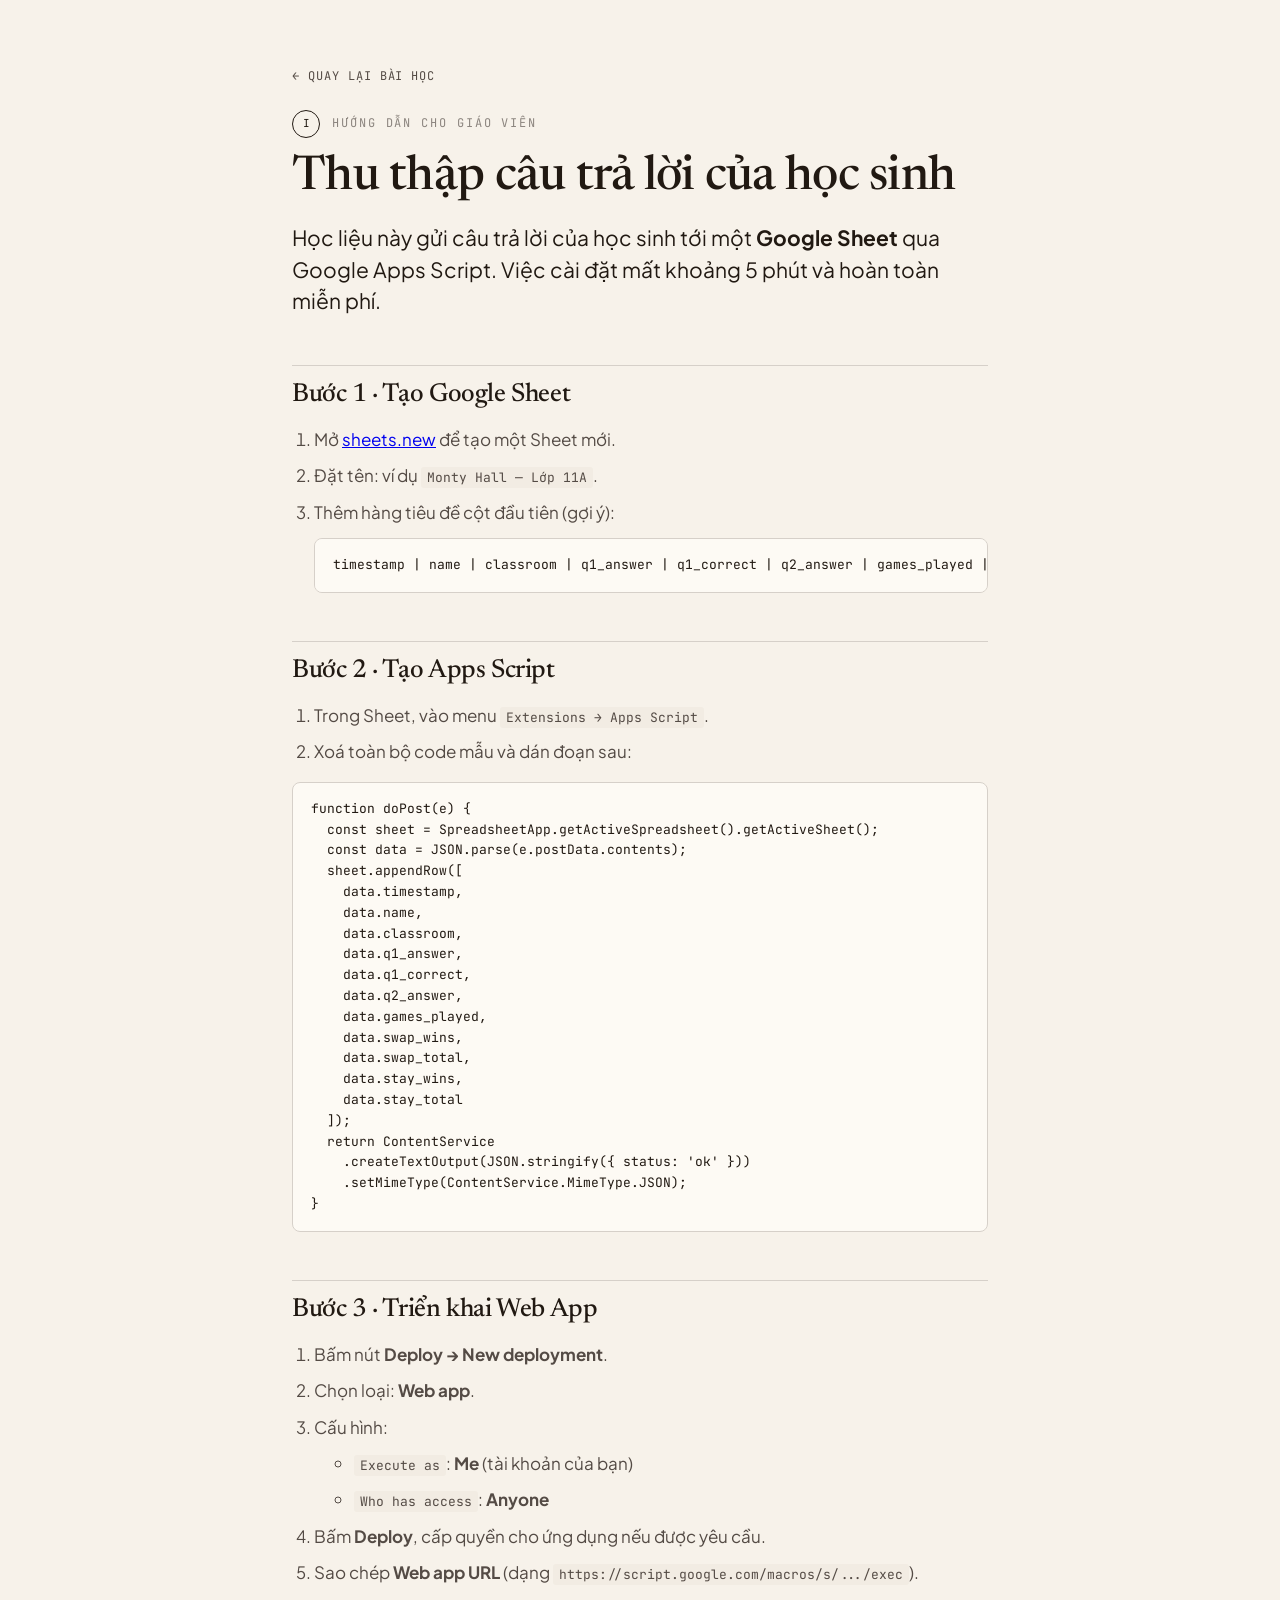
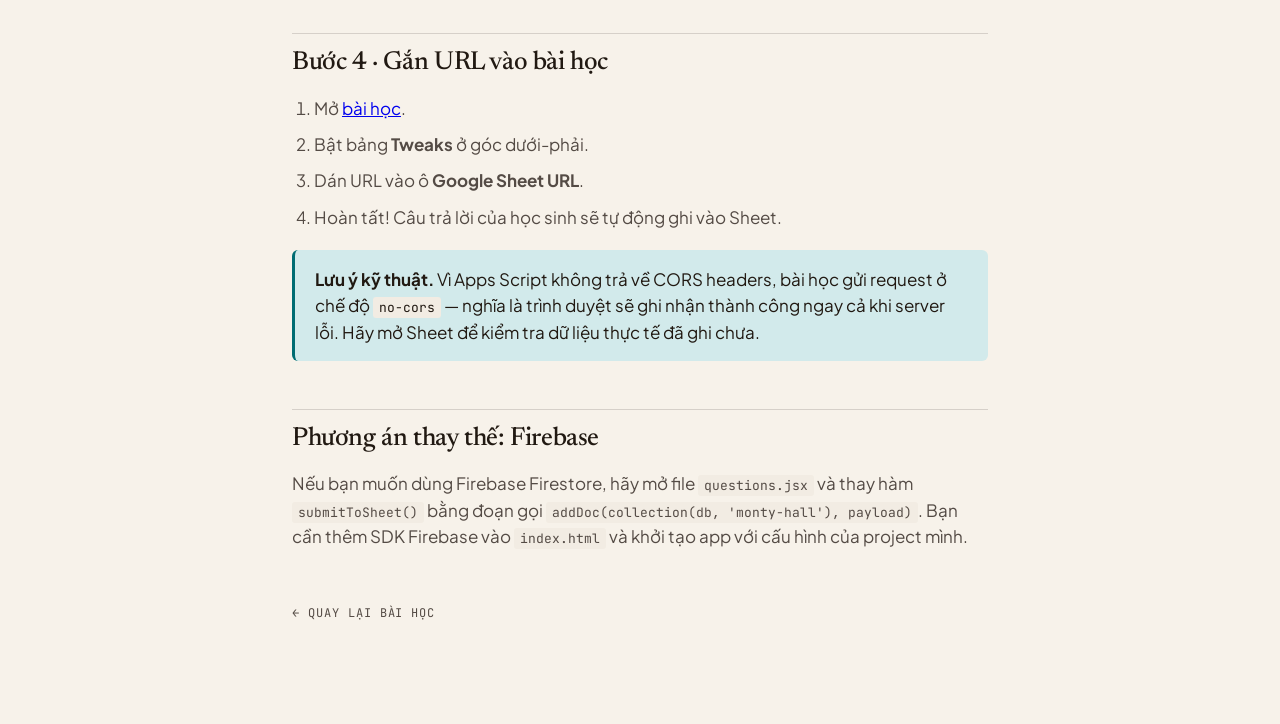
<file: setup.html>
<!doctype html>
<html lang="vi">
<head>
  <meta charset="utf-8">
  <meta name="viewport" content="width=device-width, initial-scale=1">
  <title>Hướng dẫn cài đặt · Monty Hall</title>
  <link href="https://fonts.googleapis.com/css2?family=Newsreader:ital,wght@0,400;0,500;1,400&family=Plus+Jakarta+Sans:wght@400;500;600;700&family=JetBrains+Mono:wght@400;500&display=swap" rel="stylesheet">
  <link rel="stylesheet" href="styles.css">
  <style>
    .doc { max-width: 760px; padding: 60px 32px; margin: 0 auto; }
    .doc h1 { font-size: 48px; margin-bottom: 16px; }
    .doc h2 { font-size: 26px; margin-top: 48px; margin-bottom: 12px; padding-top: 16px; border-top: 1px solid var(--rule); }
    .doc ol { padding-left: 22px; color: var(--ink-soft); }
    .doc ol li { margin: 10px 0; }
    .doc pre {
      background: var(--bg-card);
      border: 1px solid var(--rule);
      border-radius: 8px;
      padding: 16px 18px;
      overflow-x: auto;
      font-family: var(--mono);
      font-size: 13px;
      line-height: 1.6;
      color: var(--ink);
    }
    .doc code { font-family: var(--mono); font-size: 13px; background: var(--bg-soft); padding: 2px 6px; border-radius: 3px; }
    .doc .note {
      padding: 16px 20px;
      background: var(--teal-soft);
      border-left: 3px solid var(--teal);
      border-radius: 6px;
      margin: 20px 0;
    }
    .doc .note p { margin: 0; color: var(--ink); }
    .back {
      display: inline-flex;
      gap: 6px;
      align-items: center;
      color: var(--ink-soft);
      text-decoration: none;
      font-family: var(--mono);
      font-size: 12px;
      letter-spacing: 0.08em;
      text-transform: uppercase;
      margin-bottom: 24px;
    }
    .back:hover { color: var(--ink); }
  </style>
</head>
<body class="theme-warm">
  <div class="doc">
    <a class="back" href="index.html">← Quay lại bài học</a>
    <p class="eyebrow"><span class="num">i</span>Hướng dẫn cho giáo viên</p>
    <h1>Thu thập câu trả lời của học sinh</h1>
    <p class="lede">Học liệu này gửi câu trả lời của học sinh tới một <strong>Google Sheet</strong> qua Google Apps Script. Việc cài đặt mất khoảng 5 phút và hoàn toàn miễn phí.</p>

    <h2>Bước 1 · Tạo Google Sheet</h2>
    <ol>
      <li>Mở <a href="https://sheets.new" target="_blank">sheets.new</a> để tạo một Sheet mới.</li>
      <li>Đặt tên: ví dụ <code>Monty Hall — Lớp 11A</code>.</li>
      <li>Thêm hàng tiêu đề cột đầu tiên (gợi ý):
        <pre>timestamp | name | classroom | q1_answer | q1_correct | q2_answer | games_played | swap_wins | swap_total | stay_wins | stay_total</pre>
      </li>
    </ol>

    <h2>Bước 2 · Tạo Apps Script</h2>
    <ol>
      <li>Trong Sheet, vào menu <code>Extensions → Apps Script</code>.</li>
      <li>Xoá toàn bộ code mẫu và dán đoạn sau:</li>
    </ol>

    <pre>function doPost(e) {
  const sheet = SpreadsheetApp.getActiveSpreadsheet().getActiveSheet();
  const data = JSON.parse(e.postData.contents);
  sheet.appendRow([
    data.timestamp,
    data.name,
    data.classroom,
    data.q1_answer,
    data.q1_correct,
    data.q2_answer,
    data.games_played,
    data.swap_wins,
    data.swap_total,
    data.stay_wins,
    data.stay_total
  ]);
  return ContentService
    .createTextOutput(JSON.stringify({ status: 'ok' }))
    .setMimeType(ContentService.MimeType.JSON);
}</pre>

    <h2>Bước 3 · Triển khai Web App</h2>
    <ol>
      <li>Bấm nút <strong>Deploy → New deployment</strong>.</li>
      <li>Chọn loại: <strong>Web app</strong>.</li>
      <li>Cấu hình:
        <ul>
          <li><code>Execute as</code>: <strong>Me</strong> (tài khoản của bạn)</li>
          <li><code>Who has access</code>: <strong>Anyone</strong></li>
        </ul>
      </li>
      <li>Bấm <strong>Deploy</strong>, cấp quyền cho ứng dụng nếu được yêu cầu.</li>
      <li>Sao chép <strong>Web app URL</strong> (dạng <code>https://script.google.com/macros/s/.../exec</code>).</li>
    </ol>

    <h2>Bước 4 · Gắn URL vào bài học</h2>
    <ol>
      <li>Mở <a href="index.html">bài học</a>.</li>
      <li>Bật bảng <strong>Tweaks</strong> ở góc dưới-phải.</li>
      <li>Dán URL vào ô <strong>Google Sheet URL</strong>.</li>
      <li>Hoàn tất! Câu trả lời của học sinh sẽ tự động ghi vào Sheet.</li>
    </ol>

    <div class="note">
      <p><strong>Lưu ý kỹ thuật.</strong> Vì Apps Script không trả về CORS headers, bài học gửi request ở chế độ <code>no-cors</code> — nghĩa là trình duyệt sẽ ghi nhận thành công ngay cả khi server lỗi. Hãy mở Sheet để kiểm tra dữ liệu thực tế đã ghi chưa.</p>
    </div>

    <h2>Phương án thay thế: Firebase</h2>
    <p>Nếu bạn muốn dùng Firebase Firestore, hãy mở file <code>questions.jsx</code> và thay hàm <code>submitToSheet()</code> bằng đoạn gọi <code>addDoc(collection(db, 'monty-hall'), payload)</code>. Bạn cần thêm SDK Firebase vào <code>index.html</code> và khởi tạo app với cấu hình của project mình.</p>

    <p style="margin-top:48px"><a class="back" href="index.html">← Quay lại bài học</a></p>
  </div>
</body>
</html>
</file>
<file: styles.css>
/* ===== Bài toán Monty Hall — Học liệu số ===== */

:root {
  --bg: oklch(0.962 0.012 78);
  --bg-soft: oklch(0.945 0.014 76);
  --bg-card: oklch(0.985 0.008 80);
  --ink: oklch(0.22 0.018 60);
  --ink-soft: oklch(0.42 0.016 60);
  --ink-mute: oklch(0.62 0.012 60);
  --rule: oklch(0.86 0.012 70);
  --gold: oklch(0.66 0.13 72);
  --gold-deep: oklch(0.52 0.13 60);
  --teal: oklch(0.48 0.09 200);
  --teal-soft: oklch(0.92 0.025 200);
  --rust: oklch(0.56 0.15 35);
  --moss: oklch(0.52 0.10 145);
  --moss-soft: oklch(0.93 0.04 145);

  --serif: "Newsreader", "Source Serif Pro", Georgia, serif;
  --sans: "Plus Jakarta Sans", ui-sans-serif, system-ui, sans-serif;
  --mono: "JetBrains Mono", ui-monospace, "SF Mono", Menlo, monospace;
}

* { box-sizing: border-box; }
html, body {
  margin: 0;
  background: var(--bg);
  color: var(--ink);
  font-family: var(--sans);
  font-size: 17px;
  line-height: 1.55;
  -webkit-font-smoothing: antialiased;
  text-rendering: optimizeLegibility;
}

/* ===== Layout ===== */
.page { max-width: 1180px; margin: 0 auto; padding: 0 32px; }
.section { padding: 88px 0; border-top: 1px solid var(--rule); }
.section:first-child { border-top: 0; }

.eyebrow {
  font-family: var(--mono);
  font-size: 12px;
  letter-spacing: 0.16em;
  text-transform: uppercase;
  color: var(--ink-mute);
  margin: 0 0 18px;
  display: flex;
  align-items: center;
  gap: 12px;
}
.eyebrow .num {
  display: inline-block;
  width: 28px; height: 28px;
  border-radius: 50%;
  border: 1px solid var(--ink);
  color: var(--ink);
  font-size: 11px;
  display: inline-flex;
  align-items: center;
  justify-content: center;
  letter-spacing: 0;
}

h1, h2, h3 { font-family: var(--serif); font-weight: 500; letter-spacing: -0.015em; }
h1 { font-size: clamp(48px, 7.2vw, 96px); line-height: 0.95; margin: 0 0 24px; }
h1 em { font-style: italic; color: var(--gold-deep); }
h2 { font-size: clamp(34px, 4vw, 52px); line-height: 1.05; margin: 0 0 18px; }
h1.h1-with-num {
  display: flex;
  align-items: center;
  gap: 22px;
  flex-wrap: wrap;
}
h1.h1-with-num .num {
  font-family: var(--mono);
  font-weight: 400;
  font-size: 14px;
  letter-spacing: 0;
  text-transform: uppercase;
  color: var(--ink);
  width: 44px;
  height: 44px;
  border-radius: 50%;
  border: 1px solid var(--ink);
  display: inline-flex;
  align-items: center;
  justify-content: center;
  flex-shrink: 0;
}
h2.h2-with-num {
  display: flex;
  align-items: center;
  gap: 18px;
}
h2.h2-with-num .num {
  font-family: var(--mono);
  font-weight: 400;
  font-size: 12px;
  letter-spacing: 0;
  text-transform: uppercase;
  color: var(--ink);
  width: 36px;
  height: 36px;
  border-radius: 50%;
  border: 1px solid var(--ink);
  display: inline-flex;
  align-items: center;
  justify-content: center;
  flex-shrink: 0;
}
h3 { font-size: 24px; line-height: 1.2; margin: 0 0 12px; }
p { color: var(--ink-soft); max-width: 64ch; }
p.lede { font-size: 21px; line-height: 1.5; color: var(--ink); }

/* ===== Header ===== */
.topbar {
  display: flex;
  justify-content: space-between;
  align-items: center;
  padding: 22px 0;
  font-size: 13px;
  color: var(--ink-mute);
  font-family: var(--mono);
  letter-spacing: 0.04em;
}
.topbar .brand { color: var(--ink); font-weight: 600; letter-spacing: 0.08em; text-transform: uppercase; }

/* ===== Hero ===== */
.hero { padding: 32px 0 64px; }
.hero h1 { margin-bottom: 36px; }
.hero-body {
  display: grid;
  grid-template-columns: 1.6fr 1fr;
  gap: 56px;
  align-items: start;
}
.hero-aside {
  display: flex;
  flex-direction: column;
  gap: 22px;
  align-items: stretch;
}
.hero-art {
  width: 100%;
  height: auto;
  display: block;
}
.hero-question {
  background: var(--bg-card);
  border: 1px solid var(--rule);
  border-left: 3px solid var(--gold-deep);
  border-radius: 10px;
  padding: 18px 22px;
  display: flex;
  gap: 16px;
  align-items: flex-start;
}
.hero-question .q-mark {
  font-family: var(--serif);
  font-style: italic;
  font-size: 40px;
  line-height: 1;
  color: var(--gold-deep);
}
.hero-question .q-text {
  font-size: 15px;
  line-height: 1.5;
  color: var(--ink);
}
.hero-question .q-text strong { color: var(--gold-deep); }

/* (legacy meta — keep for any leftover) */
.hero-meta {
  border-left: 1px solid var(--rule);
  padding-left: 24px;
  font-size: 14px;
  color: var(--ink-soft);
}
.hero-meta dt {
  font-family: var(--mono);
  font-size: 11px;
  text-transform: uppercase;
  letter-spacing: 0.12em;
  color: var(--ink-mute);
  margin-top: 14px;
}
.hero-meta dt:first-child { margin-top: 0; }
.hero-meta dd { margin: 4px 0 0; color: var(--ink); }

/* ===== Doors / Game ===== */
.stage {
  background: var(--bg-card);
  border: 1px solid var(--rule);
  border-radius: 18px;
  padding: 40px;
  margin-top: 28px;
  box-shadow: 0 1px 0 rgba(255,255,255,0.7) inset, 0 30px 50px -32px rgba(60,40,10,0.18);
}
.stage-floor {
  background: linear-gradient(180deg, transparent 70%, oklch(0.92 0.03 70) 100%);
  border-radius: 12px;
  padding: 20px 12px 12px;
}
.doors {
  display: grid;
  grid-template-columns: repeat(3, 1fr);
  gap: 24px;
  margin: 8px auto 0; /* Đổi thành auto ở hai bên để căn giữa cụm cửa */
  max-width: 680px; /* Thêm giới hạn chiều rộng. Có thể giảm xuống 600px - 640px nếu muốn cửa nhỏ hơn nữa */
}
.door-wrap { display: flex; flex-direction: column; align-items: center; gap: 14px; }

.door {
  position: relative;
  width: 100%;
  aspect-ratio: 3/5;
  border-radius: 8px 8px 4px 4px;
  background: linear-gradient(180deg, var(--gold) 0%, var(--gold-deep) 100%);
  cursor: pointer;
  transition: transform 0.25s ease, box-shadow 0.25s ease;
  box-shadow:
    inset 0 0 0 4px oklch(0.42 0.10 60),
    inset 0 0 0 8px var(--gold-deep),
    0 8px 24px -6px rgba(80, 40, 0, 0.35);
  overflow: hidden;
}
.door:hover:not(.is-disabled):not(.is-open) {
  transform: translateY(-4px);
  box-shadow:
    inset 0 0 0 4px oklch(0.42 0.10 60),
    inset 0 0 0 8px var(--gold-deep),
    0 16px 32px -10px rgba(80, 40, 0, 0.45);
}
.door.is-disabled { cursor: not-allowed; opacity: 0.85; }

.door .panel {
  position: absolute;
  inset: 18px;
  border-radius: 4px;
  border: 2px solid oklch(0.40 0.10 60);
  display: grid;
  grid-template-rows: 1fr 1fr;
  gap: 12px;
  padding: 12px;
}
.door .panel::before,
.door .panel::after {
  content: "";
  border: 1.5px solid oklch(0.40 0.10 60);
  border-radius: 2px;
}
.door .number {
  position: absolute;
  top: 22%;
  left: 50%;
  transform: translate(-50%, -50%);
  font-family: var(--serif);
  font-weight: 700;
  font-size: 56px;
  color: oklch(0.28 0.10 50);
  z-index: 2;
  text-shadow: 0 1px 0 oklch(0.85 0.10 80 / 0.4);
  letter-spacing: -0.02em;
}
.door .knob {
  position: absolute;
  top: 50%;
  right: 8px;
  width: 10px; height: 10px;
  border-radius: 50%;
  background: oklch(0.85 0.10 80);
  box-shadow: 0 0 0 2px oklch(0.40 0.10 60);
  transform: translateY(-50%);
  z-index: 3;
}

.door .reveal {
  position: absolute;
  inset: 0;
  background: oklch(0.18 0.02 60);
  display: flex;
  align-items: center;
  justify-content: center;
  opacity: 0;
  transition: opacity 0.4s ease;
  pointer-events: none;
}
.door.is-open .reveal { opacity: 1; }
.door.is-open .panel,
.door.is-open .knob,
.door.is-open .number { opacity: 0; transition: opacity 0.3s; }

.reveal-icon {
  font-family: var(--serif);
  font-style: italic;
  font-size: 32px;
  color: var(--bg);
  text-align: center;
  padding: 12px;
  line-height: 1.1;
}
.reveal-icon.car { color: oklch(0.85 0.12 75); }
.reveal-icon.goat { color: oklch(0.75 0.05 80); }
.reveal-icon .small { display: block; font-family: var(--mono); font-size: 11px; letter-spacing: 0.1em; font-style: normal; opacity: 0.7; margin-top: 6px; text-transform: uppercase; }

.door.is-chosen {
  outline: 3px solid var(--teal);
  outline-offset: 6px;
}
.door.is-winner { animation: glow 1.2s ease-out; }
@keyframes glow {
  0% { box-shadow: 0 0 0 0 oklch(0.7 0.18 145 / 0.6); }
  100% { box-shadow: 0 0 0 20px oklch(0.7 0.18 145 / 0); }
}

.door-label {
  font-family: var(--sans);
  font-size: 14px;
  font-weight: 700;
  letter-spacing: 0.08em;
  text-transform: uppercase;
  color: var(--ink-mute);
  min-height: 20px;
}
.door-label.is-chosen { color: var(--teal); }
.door-label.is-revealed { color: var(--rust); }

/* ===== Game controls ===== */
.game-header {
  display: flex;
  justify-content: space-between;
  align-items: baseline;
  margin-bottom: 8px;
  flex-wrap: wrap;
  gap: 16px;
}
.game-step {
  font-family: var(--mono);
  font-size: 12px;
  letter-spacing: 0.1em;
  text-transform: uppercase;
  color: var(--ink-mute);
}
.game-prompt {
  font-family: var(--serif);
  font-size: 24px;
  font-style: italic;
  color: var(--ink);
  margin: 0;
  min-height: 32px;
}

.actions {
  display: flex;
  gap: 12px;
  margin-top: 28px;
  justify-content: center;
  flex-wrap: wrap;
}

.btn {
  appearance: none;
  border: none;
  font-family: var(--sans);
  font-size: 14px;
  font-weight: 600;
  letter-spacing: 0.02em;
  padding: 12px 22px;
  border-radius: 999px;
  cursor: pointer;
  transition: all 0.18s ease;
  display: inline-flex;
  align-items: center;
  gap: 8px;
}
.btn.primary {
  background: var(--ink);
  color: var(--bg);
}
.btn.primary:hover { background: oklch(0.32 0.02 60); transform: translateY(-1px); }
.btn.secondary {
  background: transparent;
  color: var(--ink);
  border: 1px solid var(--ink);
}
.btn.secondary:hover { background: var(--ink); color: var(--bg); }
.btn.ghost {
  background: transparent;
  color: var(--ink-soft);
  padding: 10px 16px;
  font-size: 13px;
}
.btn.ghost:hover { color: var(--ink); }
.btn:disabled { opacity: 0.4; cursor: not-allowed; transform: none !important; }

/* ===== Stats strip (compact, inside game section) ===== */
/* ===== Stats strip (compact, inside game section) ===== */
.stats-strip {
  margin-top: 24px;
  padding: 24px 28px; /* Tăng padding để tổng thể bảng thoáng hơn */
  background: var(--bg-card);
  border: 1px solid var(--rule);
  border-radius: 16px;
}
.stats-strip-head {
  display: flex;
  justify-content: space-between;
  align-items: center;
  margin-bottom: 18px;
}
.stats-title {
  font-family: var(--sans); /* Chuyển từ mono sang sans để tiêu đề dễ đọc hơn */
  font-size: 14px; /* Tăng từ 11px */
  letter-spacing: 0.05em;
  text-transform: uppercase;
  color: var(--ink); /* Đổi sang màu --ink đậm hơn thay vì --ink-mute */
  font-weight: 700;
}
.stats-row {
  display: grid;
  grid-template-columns: repeat(3, 1fr);
  gap: 12px; /* Khoảng cách giữa 3 cột rộng hơn */
}
.stat-mini {
  padding: 18px 20px; /* Thêm không gian bên trong mỗi khối */
  border-radius: 12px;
  background: var(--bg-soft);
  position: relative;
}
.stat-mini.swap { background: oklch(0.96 0.025 145); }
.stat-mini.stay { background: oklch(0.96 0.025 35); }
.stat-mini.total { background: oklch(0.95 0.03 70); }
.stat-mini-label {
  font-family: var(--mono);
  font-size: 12px; /* Tăng từ 10.5px */
  letter-spacing: 0.10em;
  text-transform: uppercase;
  color: var(--ink-soft); /* Dùng --ink-soft để tăng độ tương phản so với --ink-mute cũ */
  margin-bottom: 8px;
  display: flex;
  align-items: center;
  gap: 6px;
  font-weight: 600;
}
.stat-mini-label .dot { width: 8px; height: 8px; border-radius: 50%; } /* Chấm màu to hơn một chút */
.stat-mini.swap .stat-mini-label .dot { background: var(--moss); }
.stat-mini.stay .stat-mini-label .dot { background: var(--rust); }
.stat-mini-value {
  font-family: var(--serif);
  font-size: 42px; /* Tăng số đếm từ 32px lên 42px tạo điểm nhấn */
  line-height: 1;
  color: var(--ink);
  font-feature-settings: "tnum";
  margin-bottom: 6px;
  font-weight: 500;
}
.stat-mini-sub {
  font-family: var(--sans); /* Chuyển từ mono sang sans vì đoạn này chứa nhiều text tiếng Việt bình thường */
  font-size: 14px; /* Tăng từ 11px */
  color: var(--ink-soft);
  letter-spacing: 0.01em;
}
.stat-mini-sub strong { 
  color: var(--ink); 
  font-weight: 700; 
  font-size: 15px; 
}

/* (legacy big stat grid styles kept in case used elsewhere — minimal footprint) */

/* ===== Probability tree ===== */
.tree {
  margin-top: 28px;
  padding: 32px;
  background: var(--bg-card);
  border: 1px solid var(--rule);
  border-radius: 14px;
  overflow-x: auto;
}
.tree-svg { width: 100%; min-width: 640px; height: auto; display: block; }
.tree-svg text { font-family: var(--mono); fill: var(--ink); }
.tree-svg .label-small { font-size: 11px; fill: var(--ink-mute); letter-spacing: 0.08em; }
.tree-svg .label { font-size: 13px; }
.tree-svg .prob { font-size: 13px; fill: var(--gold-deep); font-weight: 600; }
.tree-svg .outcome-win { fill: var(--moss); }
.tree-svg .outcome-lose { fill: var(--rust); }
.tree-svg line { stroke: var(--ink-soft); stroke-width: 1.2; }
.tree-svg line.win { stroke: var(--moss); stroke-width: 2; }

/* ===== Insight callout ===== */
.insight {
  margin-top: 32px;
  padding: 28px 32px;
  background: var(--teal-soft);
  border-left: 4px solid var(--teal);
  border-radius: 6px;
}
.insight h3 {
  font-family: var(--mono);
  font-size: 11px;
  letter-spacing: 0.16em;
  text-transform: uppercase;
  color: var(--teal);
  margin: 0 0 8px;
  font-style: normal;
  font-weight: 600;
}
.insight p { color: var(--ink); margin: 0; font-size: 18px; line-height: 1.5; }
.insight .formula {
  display: block;
  font-family: var(--serif);
  font-style: italic;
  font-size: 22px;
  margin-top: 12px;
  color: var(--teal);
}

/* ===== Question form ===== */
.form-card {
  background: var(--bg-card);
  border: 1px solid var(--rule);
  border-radius: 14px;
  padding: 32px;
  margin-top: 24px;
}
.form-label {
  font-family: var(--sans);
  font-size: 16px;
  font-weight: 700;
  letter-spacing: 0;
  text-transform: none;
  color: var(--ink);
  margin-bottom: 8px;
}
.form-input, .form-textarea {
  width: 100%;
  font-family: var(--sans);
  font-size: 16px;
  color: var(--ink);
  background: var(--bg);
  border: 1px solid var(--rule);
  border-radius: 8px;
  padding: 12px 14px;
  transition: border-color 0.15s ease;
}
.form-input:focus, .form-textarea:focus {
  outline: none;
  border-color: var(--ink);
}
.form-textarea { min-height: 120px; resize: vertical; line-height: 1.5; }

.form-row { display: flex; gap: 16px; }
.form-row > * { flex: 1; }

.choices { display: flex; flex-direction: column; gap: 10px; }
.choice {
  display: flex;
  align-items: flex-start;
  gap: 14px;
  padding: 14px 18px;
  border: 1px solid var(--rule);
  border-radius: 10px;
  background: var(--bg);
  cursor: pointer;
  transition: all 0.15s ease;
}
.choice:hover { border-color: var(--ink-mute); background: oklch(0.97 0.012 78); }
.choice.is-selected { border-color: var(--ink); background: var(--bg-soft); }
.choice .radio {
  width: 18px; height: 18px;
  border-radius: 50%;
  border: 1.5px solid var(--ink-mute);
  flex-shrink: 0;
  margin-top: 2px;
  position: relative;
  transition: border-color 0.15s ease;
}
.choice.is-selected .radio { border-color: var(--ink); }
.choice.is-selected .radio::after {
  content: "";
  position: absolute;
  inset: 3px;
  border-radius: 50%;
  background: var(--ink);
}
.choice .text { flex: 1; color: var(--ink); font-size: 18px; font-weight: 600; line-height: 1.4; }
.choice .text small { display: block; color: var(--ink-mute); font-size: 14px; font-weight: 400; margin-top: 4px; }

.q-card {
  background: var(--bg-card);
  border: 1px solid var(--rule);
  border-radius: 14px;
  padding: 32px;
  margin-top: 16px;
}
.q-number {
  font-family: var(--mono);
  font-size: 11px;
  letter-spacing: 0.16em;
  text-transform: uppercase;
  color: var(--gold-deep);
  margin-bottom: 8px;
}
.q-title {
  font-family: var(--serif);
  font-size: 36px;
  line-height: 1.2;
  margin: 0 0 6px;
  color: var(--ink);
}
.q-hint {
  font-size: 14px;
  color: var(--ink-mute);
  margin: 0 0 22px;
  max-width: 60ch;
}

.feedback {
  margin-top: 18px;
  padding: 22px 24px;
  background: var(--moss-soft);
  border-radius: 10px;
  border-left: 3px solid var(--moss);
}
.feedback.is-wrong {
  background: oklch(0.96 0.03 35);
  border-left-color: var(--rust);
}
.feedback .verdict {
  font-family: var(--mono);
  font-size: 11px;
  letter-spacing: 0.14em;
  text-transform: uppercase;
  color: var(--moss);
  margin-bottom: 8px;
  font-weight: 600;
}
.feedback.is-wrong .verdict { color: var(--rust); }
.feedback p { color: var(--ink); margin: 0; font-size: 15px; line-height: 1.55; }
.feedback p + p { margin-top: 8px; }
.feedback .key { font-family: var(--mono); background: rgba(0,0,0,0.05); padding: 1px 6px; border-radius: 3px; font-size: 13px; }

.submit-bar {
  margin-top: 32px;
  display: flex;
  justify-content: space-between;
  align-items: center;
  gap: 16px;
  flex-wrap: wrap;
}
.submit-bar .status {
  font-family: var(--mono);
  font-size: 12px;
  color: var(--ink-mute);
}
.submit-bar .status.ok { color: var(--moss); }
.submit-bar .status.err { color: var(--rust); }

/* ===== Footer ===== */
.footer {
  margin-top: 32px;
  padding: 40px 0 60px;
  font-family: var(--mono);
  font-size: 12px;
  color: var(--ink-mute);
  letter-spacing: 0.06em;
  border-top: 1px solid var(--rule);
  display: flex;
  justify-content: space-between;
  flex-wrap: wrap;
  gap: 8px;
}

/* ===== Responsive ===== */
@media (max-width: 760px) {
  .page { padding: 0 20px; }
  .section { padding: 56px 0; }
  .hero-body { grid-template-columns: 1fr; gap: 28px; }
  .hero-grid { grid-template-columns: 1fr; gap: 28px; }
  .hero-meta { border-left: 0; border-top: 1px solid var(--rule); padding: 18px 0 0; }
  .doors { gap: 12px; }
  .stage { padding: 20px; }
  .stats-row { grid-template-columns: 1fr; }
  .stats-grid { grid-template-columns: 1fr; }
  .form-row { flex-direction: column; }
  .door .number { font-size: 44px; }
  .door.style-box .number, .door.style-card .number { font-size: 56px; }
}

/* ===== Variants (driven by Tweaks) ===== */
body.theme-night {
  --bg: oklch(0.18 0.012 60);
  --bg-soft: oklch(0.22 0.014 60);
  --bg-card: oklch(0.24 0.015 60);
  --ink: oklch(0.94 0.012 78);
  --ink-soft: oklch(0.78 0.014 78);
  --ink-mute: oklch(0.56 0.012 70);
  --rule: oklch(0.32 0.014 60);
  --teal-soft: oklch(0.28 0.05 200);
  --moss-soft: oklch(0.28 0.05 145);
}
body.theme-sage {
  --bg: oklch(0.95 0.02 150);
  --bg-soft: oklch(0.93 0.025 150);
  --bg-card: oklch(0.97 0.014 150);
  --gold: oklch(0.55 0.10 160);
  --gold-deep: oklch(0.42 0.10 160);
  --teal: oklch(0.45 0.10 220);
}

/* Door style variants */
.door.style-box {
  border-radius: 14px;
  background: linear-gradient(180deg, oklch(0.88 0.02 78) 0%, oklch(0.78 0.02 78) 100%);
  box-shadow:
    inset 0 0 0 2px oklch(0.55 0.02 70),
    0 8px 22px -8px rgba(0,0,0,0.25);
}
.door.style-box .panel { display: none; }
.door.style-box .knob { display: none; }
.door.style-box .number {
  position: absolute;
  top: 22%;
  left: 50%;
  transform: translate(-50%, -50%);
  font-style: normal;
  font-weight: 700;
  font-size: 72px;
  color: oklch(0.40 0.04 70);
  text-shadow: none;
}

.door.style-card {
  aspect-ratio: 3/4;
  background: var(--bg-card);
  border-radius: 12px;
  box-shadow:
    inset 0 0 0 1px var(--rule),
    0 10px 30px -10px rgba(0,0,0,0.18);
}
.door.style-card .panel { display: none; }
.door.style-card .knob { display: none; }
.door.style-card .number {
  position: absolute;
  top: 24%;
  left: 50%;
  transform: translate(-50%, -50%);
  font-style: normal;
  font-weight: 700;
  font-size: 80px;
  color: var(--gold-deep);
  text-shadow: none;
}
</file>
